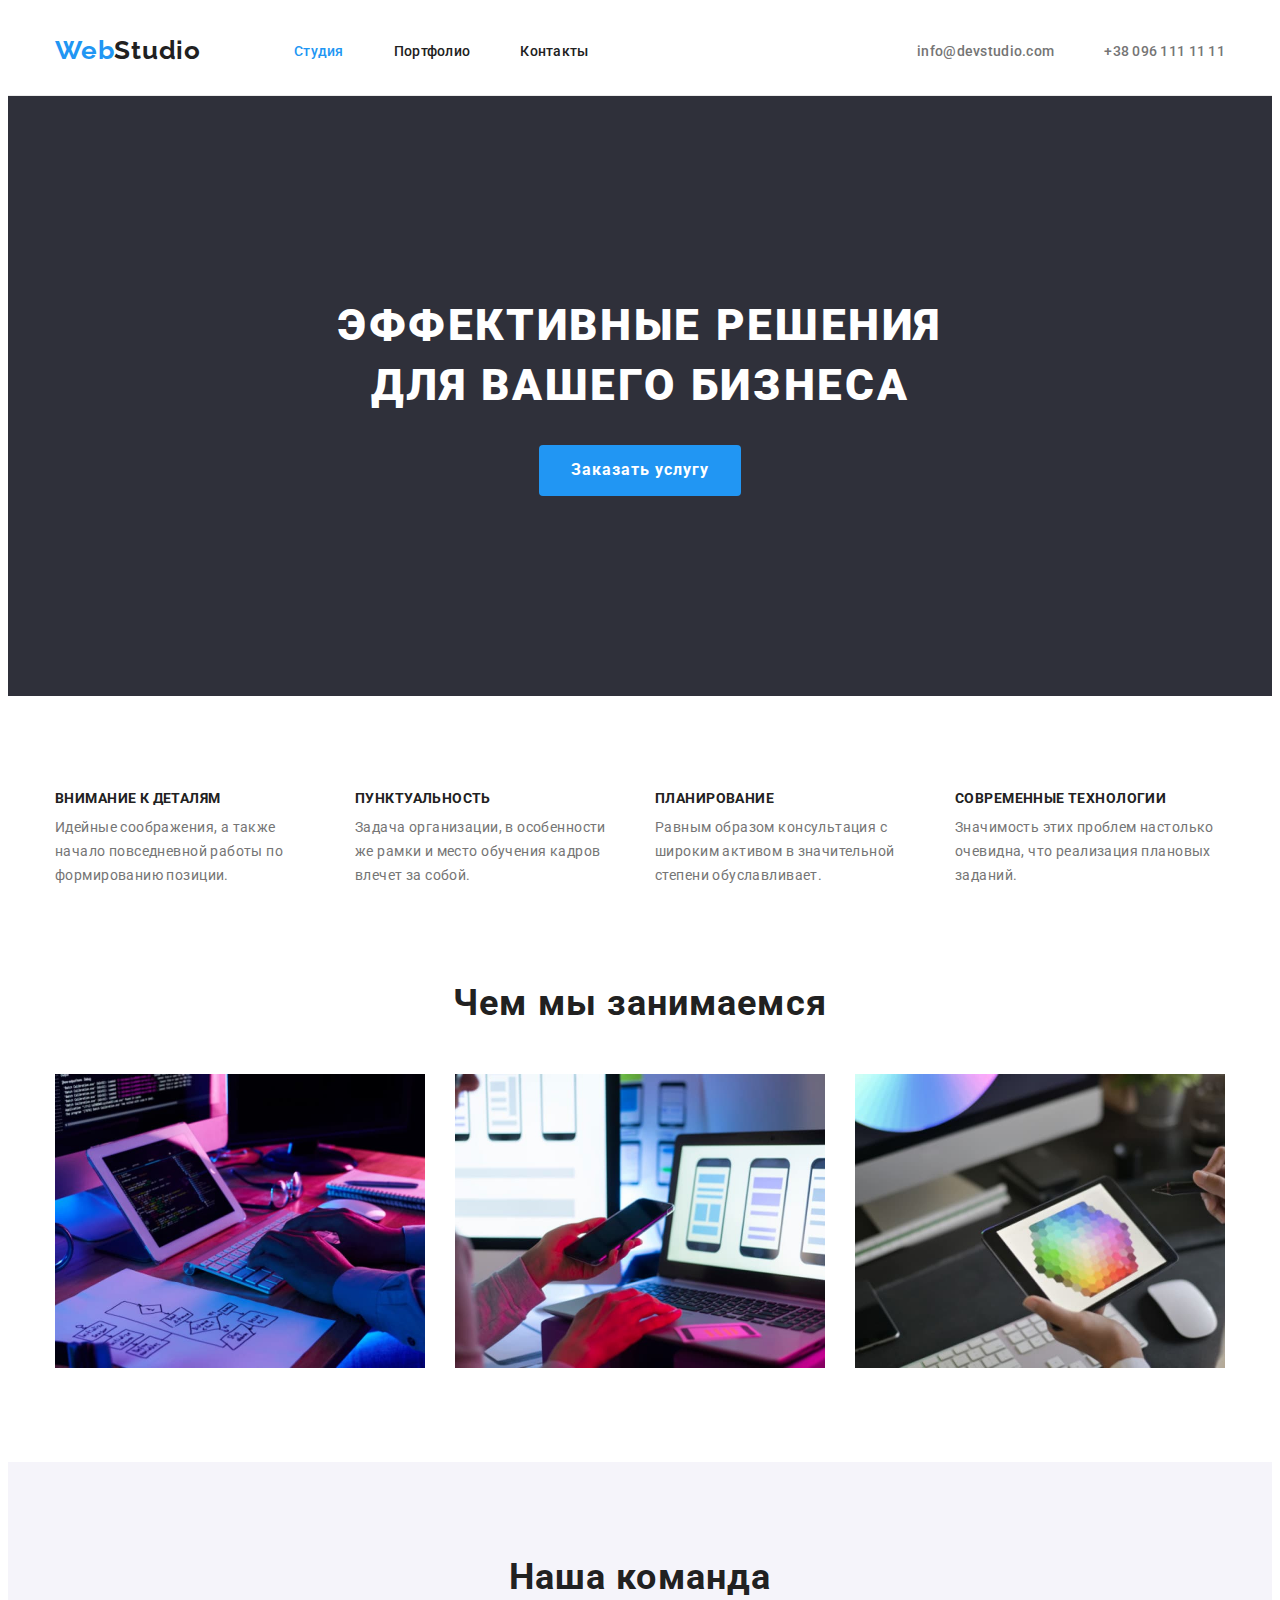
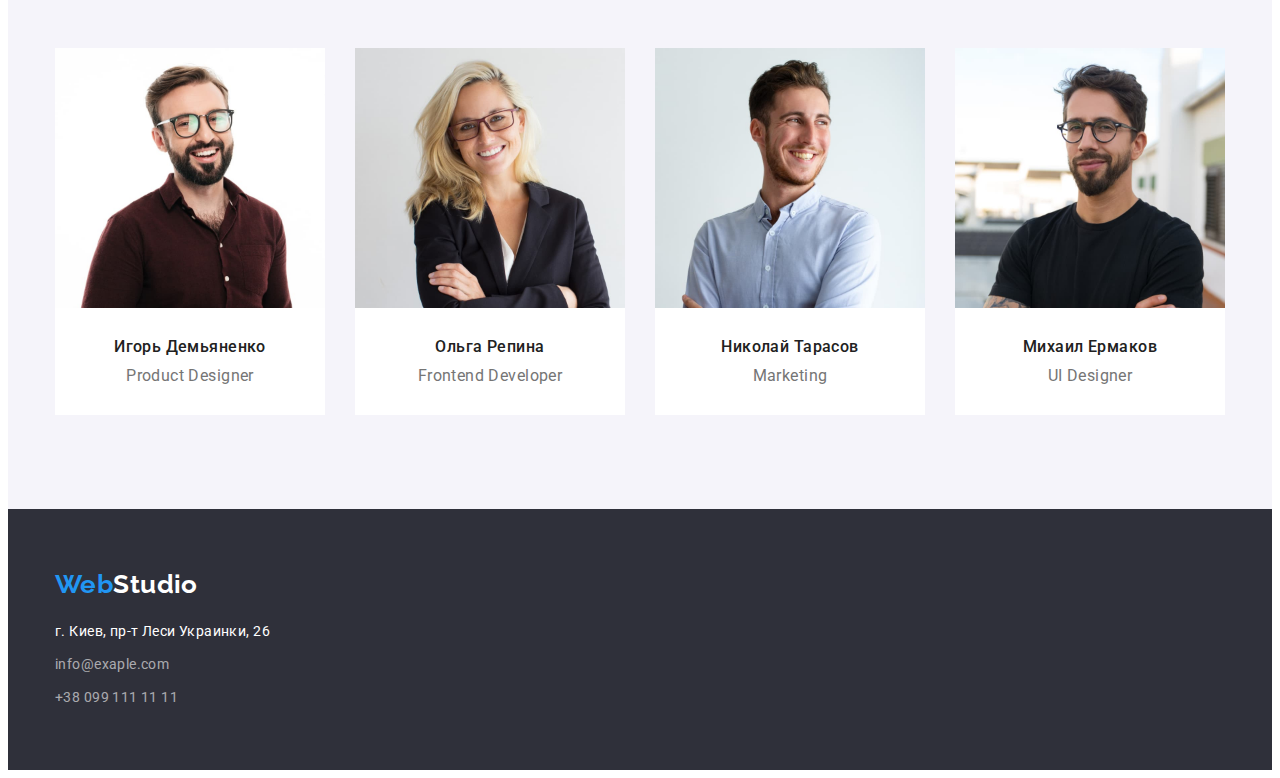
<file: index.html>
<!DOCTYPE html>
<html lang="ru">
  <head>
    <link
      rel="stylesheet"
      href="https://cdnjs.cloudflare.com/ajax/libs/modern-normalize/1.1.0/modern-normalize.min.css"
      integrity="sha512-wpPYUAdjBVSE4KJnH1VR1HeZfpl1ub8YT/NKx4PuQ5NmX2tKuGu6U/JRp5y+Y8XG2tV+wKQpNHVUX03MfMFn9Q=="
      crossorigin="anonymous"
      referrerpolicy="no-referrer"
    />
    <meta charset="UTF-8" />
    <meta http-equiv="X-UA-Compatible" content="IE=edge" />
    <meta name="viewport" content="width=device-width, initial-scale=1.0" />
    <title>Document</title>
    <link rel="preconnect" href="https://fonts.googleapis.com" />
    <link rel="preconnect" href="https://fonts.gstatic.com" crossorigin />
    <link
      href="https://fonts.googleapis.com/css2?family=Raleway:wght@700&family=Roboto:wght@400;500;700;900&display=swap"
      rel="stylesheet"
    />
    <link rel="stylesheet" href="./css/styles.css" />
  </head>
  <body>
    <header class="header">
      <div class="container header-container">
        <nav class="header-nav">
          <a lang="en" href="./index.html" class="header-logo">
            <span class="link-logo">Web</span>Studio</a
          >
          <ul class="link-list menu-list">
            <li class="link-item">
              <a class="link-current" href="">Студия</a>
            </li>
            <li class="link-item">
              <a class="link" href="./portfolio.html">Портфолио</a>
            </li>
            <li class="link-item">
              <a class="link" href="">Контакты</a>
            </li>
          </ul>
        </nav>
        <ul class="link-list">
          <li class="link-item">
            <a class="contact-link" href="mailto:info@devstudio.com"
              >info@devstudio.com</a
            >
          </li>
          <li class="link-item">
            <a class="contact-link" href="tel:+380961111111"
              >+38 096 111 11 11</a
            >
          </li>
        </ul>
      </div>
    </header>
    <main>
      <!-- Герой -->
      <section class="hero-background">
        <div class="container">
          <h1 class="hero-title">
            Эффективные решения <br />
            для вашего бизнеса
          </h1>
          <button type="button" class="button-hero">Заказать услугу</button>
        </div>
      </section>
      <!-- Преимущества -->

      <section class="about-team">
        <div class="container">
          <h2 class="visually-hidden">Преимущества</h2>
          <ul class="desc-list adv-flex">
            <li class="desc-item">
              <h3 class="section-title">Внимание к деталям</h3>
              <p>
                Идейные соображения, а также начало повседневной работы по
                формированию позиции.
              </p>
            </li>
            <li class="desc-item">
              <h3 class="section-title">Пунктуальность</h3>
              <p>
                Задача организации, в особенности же рамки и место обучения
                кадров влечет за собой.
              </p>
            </li>
            <li class="desc-item">
              <h3 class="section-title">Планирование</h3>
              <p>
                Равным образом консультация с широким активом в значительной
                степени обуславливает.
              </p>
            </li>
            <li class="desc-item">
              <h3 class="section-title">Современные технологии</h3>
              <p>
                Значимость этих проблем настолько очевидна, что реализация
                плановых заданий.
              </p>
            </li>
          </ul>
        </div>
      </section>
      <section class="photo-section">
        <div class="container">
          <h2 class="header-text">Чем мы занимаемся</h2>
          <ul class="photo-list photo-flex">
            <li class="img-item">
              <img src="./images/image1.jpg" alt="Клавиатура" width="370" />
            </li>
            <li class="img-item">
              <img src="./images/image2.jpg" alt="Смартфон" width="370" />
            </li>
            <li class="img-item">
              <img src="./images/image3.jpg" alt="Планшет" width="370" />
            </li>
          </ul>
        </div>
      </section>
      <section class="team-background">
        <div class="container">
          <h2 class="header-text team-item">Наша команда</h2>
          <ul class="photo-list team-list">
            <li class="team-info">
              <img
                src="./images/image4.jpg"
                alt="Игорь
              Демьяненко"
                width="270"
              />
              <div class="team-div">
                <h3 class="name-team">Игорь Демьяненко</h3>
                <p lang="en" class="position">Product Designer</p>
              </div>
            </li>
            <li class="team-info">
              <img src="./images/image5.jpg" alt="Ольга Репина" width="270" />
              <div class="team-div">
                <h3 class="name-team">Ольга Репина</h3>
                <p lang="en" class="position">Frontend Developer</p>
              </div>
            </li>
            <li class="team-info">
              <img
                src="./images/image6.jpg"
                alt="Николай
              Тарасов"
                width="270"
              />
              <div class="team-div">
                <h3 class="name-team">Николай Тарасов</h3>
                <p lang="en" class="position">Marketing</p>
              </div>
            </li>
            <li class="team-info">
              <img
                src="./images/image7.jpg"
                alt="Михаил
              Ермаков"
                width="270"
              />
              <div class="team-div">
                <h3 class="name-team">Михаил Ермаков</h3>
                <p lang="en" class="position">UI Designer</p>
              </div>
            </li>
          </ul>
        </div>
      </section>
    </main>
    <footer class="footer-link">
      <div class="footer-nav container">
        <a lang="en" href="./index.html" class="link-logo-footer">
          Web<span class="footer-logo">Studio</span></a
        >
        <address>
          <ul class="footer-list">
            <li class="address-footer">г. Киев, пр-т Леси Украинки, 26</li>
            <li class="mail-footer">
              <a class="contact-footer" href="mailto:info@exaple.com"
                >info@exaple.com</a
              >
            </li>
            <li>
              <a class="contact-footer" href="tel:+380991111111"
                >+38 099 111 11 11</a
              >
            </li>
          </ul>
        </address>
      </div>
    </footer>
  </body>
</html>
</file>
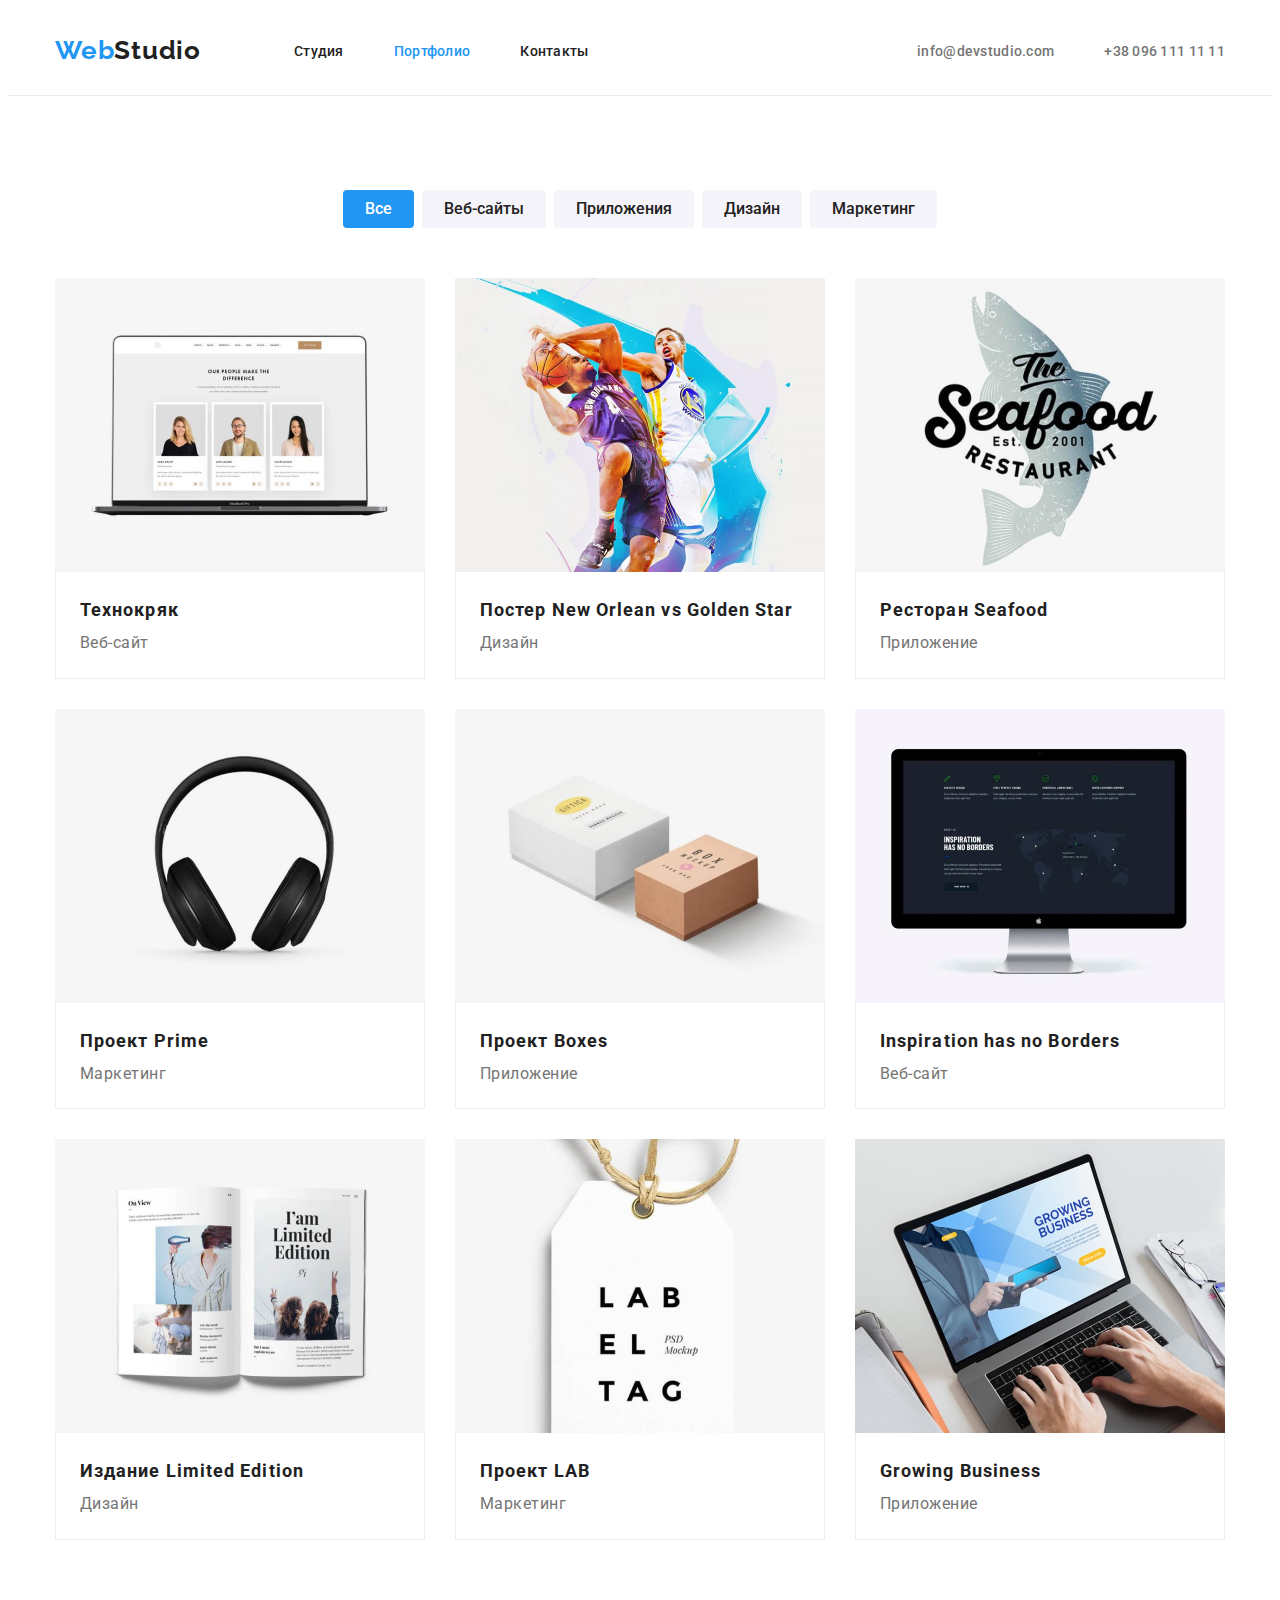
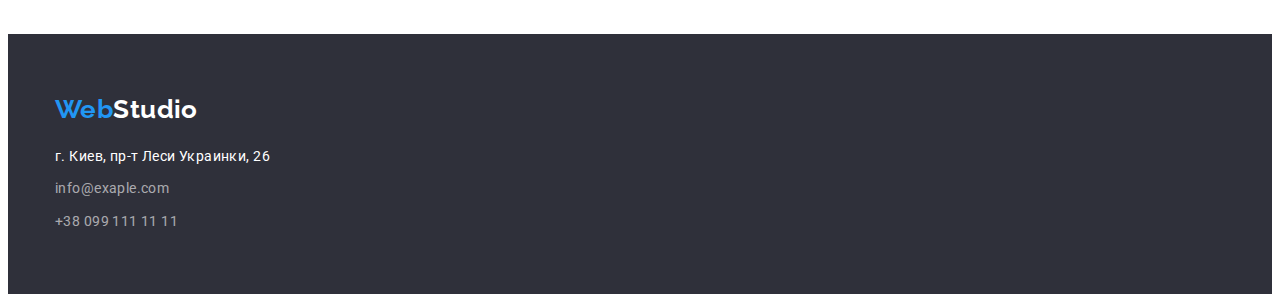
<file: portfolio.html>
<!DOCTYPE html>
<html lang="ru">
  <head>
    <link
      rel="stylesheet"
      href="https://cdnjs.cloudflare.com/ajax/libs/modern-normalize/1.1.0/modern-normalize.min.css"
      integrity="sha512-wpPYUAdjBVSE4KJnH1VR1HeZfpl1ub8YT/NKx4PuQ5NmX2tKuGu6U/JRp5y+Y8XG2tV+wKQpNHVUX03MfMFn9Q=="
      crossorigin="anonymous"
      referrerpolicy="no-referrer"
    />
    <meta charset="UTF-8" />
    <meta http-equiv="X-UA-Compatible" content="IE=edge" />
    <meta name="viewport" content="width=device-width, initial-scale=1.0" />
    <title>Document</title>
    <link rel="preconnect" href="https://fonts.googleapis.com" />
    <link rel="preconnect" href="https://fonts.gstatic.com" crossorigin />
    <link
      href="https://fonts.googleapis.com/css2?family=Raleway:wght@700&family=Roboto:wght@400;500;700;900&display=swap"
      rel="stylesheet"
    />
    <link rel="stylesheet" href="./css/styles.css" />
  </head>
  <body>
    <header class="header">
      <div class="container header-container">
        <nav class="header-nav">
          <a lang="en" href="./index.html" class="header-logo">
            <span class="link-logo">Web</span>Studio</a
          >
          <ul class="link-list menu-list">
            <li class="link-item">
              <a class="link" href="./index.html">Студия</a>
            </li>
            <li class="link-item">
              <a class="link-current" href="">Портфолио</a>
            </li>
            <li class="link-item">
              <a class="link" href="">Контакты</a>
            </li>
          </ul>
        </nav>
        <ul class="link-list">
          <li class="link-item">
            <a class="contact-link" href="mailto:info@devstudio.com"
              >info@devstudio.com</a
            >
          </li>
          <li class="link-item">
            <a class="contact-link" href="tel:+380961111111"
              >+38 096 111 11 11</a
            >
          </li>
        </ul>
      </div>
    </header>
    <main>
      <section class="team-works">
        <div class="container">
          <h1 class="visually-hidden">Наши работы</h1>
          <ul class="filter-list">
            <li class="filter-button">
              <button type="button" class="current-filter active-btn">
                Все
              </button>
            </li>
            <li class="filter-button">
              <button type="button" class="current-filter">Веб-сайты</button>
            </li>
            <li class="filter-button">
              <button type="button" class="current-filter">Приложения</button>
            </li>
            <li class="filter-button">
              <button type="button" class="current-filter">Дизайн</button>
            </li>
            <li class="filter-button">
              <button type="button" class="current-filter">Маркетинг</button>
            </li>
          </ul>
                <ul class="project-name-list">
            <li class="project-item">
              <img src="./images2/image.jpg" alt="Экран ноутбука" width="370" />
              <div class="text-project">
                <h2 class="project-name">Технокряк</h2>
                <p>Веб-сайт</p>
                          </li>

            <li class="project-item">
              <img
                src="./images2/image8.jpg"
                alt="Баскетболисты с мячом"
                width="370"
              />
              <div class="text-project">
                <h2 class="project-name">Постер New Orlean vs Golden Star</h2>
                <p>Дизайн</p>
              </div>
            </li>

            <li class="project-item">
              <img
                src="./images2/image9.jpg"
                alt="Лого ресторана Seafood"
                width="370"
              />
              <div class="text-project">
                <h2 class="project-name">Ресторан Seafood</h2>
                <p>Приложение</p>
              </div>
            </li>

            <li class="project-item">
              <img src="./images2/image10.jpg" alt="Наушники" width="370" />
              <div class="text-project">
                <h2 class="project-name">Проект Prime</h2>
                <p>Маркетинг</p>
              </div>
            </li>

            <li class="project-item">
              <img src="./images2/image11.jpg" alt="Две коробки" width="370" />
              <div class="text-project">
                <h2 class="project-name">Проект Boxes</h2>
                <p>Приложение</p>
              </div>
            </li>

            <li class="project-item">
              <img src="./images2/image12.jpg" alt="Монитор" width="370" />
              <div class="text-project">
                <h2 class="project-name">Inspiration has no Borders</h2>
                <p>Веб-сайт</p>
              </div>
            </li>

            <li class="project-item">
              <img
                src="./images2/image13.jpg"
                alt="Разворот журнала"
                width="370"
              />
              <div class="text-project">
                <h2 class="project-name">Издание Limited Edition</h2>
                <p>Дизайн</p>
              </div>
            </li>

            <li class="project-item">
              <img src="./images2/image14.jpg" alt="Бирка" width="370" />
              <div class="text-project">
                <h2 class="project-name">Проект LAB</h2>
                <p>Маркетинг</p>
              </div>
            </li>

            <li class="project-item">
              <img src="./images2/image15.jpg" alt="Ноутбук" width="370" />
              <div class="text-project">
                <h2 class="project-name">Growing Business</h2>
                <p>Приложение</p>
              </div>
            </li>
          </ul>
        </div>
      </section>
    </main>
    <footer class="footer-link">
      <div class="footer-nav container">
        <a lang="en" href="./index.html" class="link-logo-footer">
          Web<span class="footer-logo">Studio</span></a
        >
        <address>
          <ul class="footer-list">
            <li class="address-footer">г. Киев, пр-т Леси Украинки, 26</li>
            <li class="mail-footer">
              <a class="contact-footer" href="mailto:info@exaple.com"
                >info@exaple.com</a
              >
            </li>
            <li>
              <a class="contact-footer" href="tel:+380991111111"
                >+38 099 111 11 11</a
              >
            </li>
          </ul>
        </address>
      </div>
    </footer>
  </body>
</html>
</file>
<file: css/styles.css>
:root {
  --logo-accent-color: #2196f3;
  --primary-text-color: #757575;
  --title-text-color: #212121;
  --primary-white-color: #ffffff;
  --contact-footer: rgba(255, 255, 255, 0.6);
  --button-color: #f5f4fa;
  --footer-color: #2f303a;
  --footer-background-color: #2f303a;

  /* Переменные шрифтов */
  --main-font-size: 14px;
}

* {
  box-sizing: border-box;
}

/* сброс стилей */

p,
h1,
h2,
h3,
h4,
h5,
h6 {
  margin: 0;
}

ul {
  margin: 0;
  padding: 0;
  list-style: none;
}

button {
  cursor: pointer;
}

img {
  display: block;
  max-width: 100%;
  height: auto;
}

/* оформление Портфолио */

.container {
  width: 1200px;
  padding-right: 15px;
  padding-left: 15px;
  margin: 0 auto;
}

body {
  background-color: var(--primary-white-color);
  color: var(--primary-text-color);

  font-family: Roboto, sans-serif;
  font-size: var(--main-font-size);
}

/* хедер */

header {
  background-color: var(--primary-white-color);
  border-bottom: 1px solid #ececec;
}

.container {
  align-items: center;
  width: 1200px;
  padding-right: 15px;
  padding-left: 15px;
  margin: 0 auto;
}

.header-container {
  display: flex;
  align-items: center;
}

.header-nav {
  display: flex;
  align-items: center;
}

.header-logo {
  padding-top: 24px;
  padding-bottom: 25px;

  color: var(--title-text-color);
  text-decoration: none;
  font-family: Raleway, sans-serif;
  font-size: 26px;
  font-weight: 700;
  line-height: 1.38;
  letter-spacing: 0.03em;
}
.link-logo {
  color: var(--logo-accent-color);
  text-decoration: none;
  font-family: Raleway, sans-serif;
  font-size: 26px;
  font-weight: 700;
  letter-spacing: 0.03em;
}

.link-list {
  display: flex;
  margin-left: auto;

  list-style: none;
  font-size: var(--main-font-size);
  font-weight: 500;
  line-height: 1.63;
  letter-spacing: 0.02em;
}

.menu-list {
  display: flex;
  margin-left: 93px;
}
.link-item {
  text-decoration: none;
}

.link-item + .link-item {
  margin-left: 50px;
}

.link {
  display: block;
  padding-top: 32px;
  padding-bottom: 32px;
  color: var(--title-text-color);
  text-decoration: none;
}

.link:hover,
.link:focus,
.contact-link:hover,
.contact-link:focus,
.contact-footer:hover,
.contact-footer:focus {
  color: var(--logo-accent-color);
}

.link-current {
  display: block;
  padding-top: 32px;
  padding-bottom: 32px;

  color: var(--logo-accent-color);
  text-decoration: none;
  text-decoration: none;
}

.contact-link {
  display: block;
  padding-top: 32px;
  padding-bottom: 32px;

  color: var(--primary-text-color);
  text-decoration: none;
}

/* Фильтр */

.team-works {
  padding-top: 94px;
  padding-bottom: 94px;
}

.current-filter {
  padding: 6px 22px;
  color: var(--title-text-color);
  background-color: var(--button-color);
  text-align: center;
  font-family: inherit;
  font-weight: 500;
  font-size: 16px;
  line-height: 1.63;
  border: none;
  border-radius: 4px;
}

.active-btn,
.current-filter:hover,
.current-filter:focus {
  color: var(--primary-white-color);
  background-color: var(--logo-accent-color);
}

.filter-button + .filter-button {
  margin-left: 8px;
}

.filter-list {
  display: flex;
  flex-direction: row;
  margin-bottom: 50px;
  justify-content: center;

  list-style: none;
  letter-spacing: 0.03em;
}

.visually-hidden {
  position: absolute;
  width: 1px;
  height: 1px;
  margin: -1px;
  border: 0;
  padding: 0;

  white-space: nowrap;
  clip-path: inset(100%);
  clip: rect(0 0 0 0);
  overflow: hidden;
}

/* Список работ */

.project-name-list {
  display: flex;
  flex-wrap: wrap;
  margin-top: -30px;
  margin-left: -30px;
}

.team-works {
  padding-top: 94px;
  padding-bottom: 94px;
  margin-left: auto;
  margin-right: auto;
}

.project-name-list > .project-item {
  flex-basis: calc(100% / 3 - 30px);
  margin-left: 30px;
  margin-top: 30px;
}

.project-name-list {
  list-style: none;
  font-size: 16px;
  line-height: 1.86;
  letter-spacing: 0.03em;
}

.text-project {
  padding: 20px 24px;
  border-width: 1px;
  border-color: rgba(238, 238, 238, 1);
  border-style: solid;
  border-top: 0;
}

.project-name {
  color: var(--title-text-color);
  font-size: 18px;
  font-weight: 700;
  line-height: 2;
  letter-spacing: 0.06em;
}

/* Футер */

.footer-nav {
  text-align: left;
}

.footer-link {
  padding-top: 60px;
  padding-bottom: 60px;
  background-color: var(--footer-background-color);
  text-decoration: none;
  letter-spacing: 0.03em;
}

.address-footer {
  color: var(--primary-white-color);
  text-decoration: none;
  font-style: normal;
}
.contact-footer {
  color: var(--contact-footer);
  text-decoration: none;
  font-style: normal;
}

.footer-logo {
  color: var(--primary-white-color);
  text-decoration: none;
  font-family: Raleway, sans-serif;
  font-size: 26px;
  font-weight: 700;
  line-height: 1.17;
}
.link-logo-footer {
  margin-bottom: 20px;
  display: block;

  color: var(--logo-accent-color);
  text-decoration: none;
  font-family: Raleway, sans-serif;
  font-size: 26px;
  font-weight: 700;
  line-height: 1.17;
}
.footer-list {
  list-style: none;
  line-height: 1.71;
  letter-spacing: 0.03em;
}

.address-footer {
  margin-bottom: 9px;
}

.mail-footer {
  margin-bottom: 9px;
}

/* оформление index.html */

/* Герой */

.hero-title {
  margin-bottom: 30px;

  color: var(--primary-white-color);
  font-weight: 900;
  font-size: 44px;
  line-height: 1.36;
  text-align: center;
  text-transform: uppercase;
  letter-spacing: 0.06em;
}

.hero-background {
  padding-top: 200px;
  padding-bottom: 200px;

  background-color: var(--footer-background-color);
  text-align: center;
}

/* Кнопка Заказать услугу */
.button-hero {
  padding: 10px 32px;

  color: var(--primary-white-color);
  background-color: var(--logo-accent-color);
  font-family: inherit;
  font-size: 16px;
  line-height: 1.88;
  text-align: center;
  letter-spacing: 0.06em;
  font-weight: 700;
  cursor: pointer;
  border: none;
  border-radius: 4px;
}

/* Преимущества */

.about-team {
  padding-top: 94px;
  padding-bottom: 94px;
}

.section-title {
  color: var(--title-text-color);
  font-weight: 700;
  line-height: 1.17;
  font-size: var(--main-font-size);
  text-transform: uppercase;
}

.adv-flex {
  display: flex;
  flex-direction: row;
}

.desc-list {
  font-size: 14px;
  line-height: 1.71;
  list-style: none;
  letter-spacing: 0.03em;
}

.desc-item {
  width: 270px;
}

.section-title {
  margin-bottom: 10px;
}

.desc-item + .desc-item {
  margin-left: 30px;
}

/* Чем мы занимаемся */

.photo-section {
  margin-bottom: 94px;
}

.photo-flex {
  display: flex;
}

.img-item + .img-item {
  margin-left: 30px;
}

.header-text {
  padding-bottom: 50px;

  color: var(--title-text-color);
  font-weight: 700;
  font-size: 36px;
  line-height: 1.17;
  text-align: center;
  letter-spacing: 0.03em;
}

/* Наша команда */

.team-list {
  display: flex;
}

.team-div {
  padding-top: 30px;
  padding-bottom: 30px;
  text-align: center;
}

.team-info {
  background-color: white;
}

.team-info + .team-info {
  margin-left: 30px;
}

.name-team {
  margin-bottom: 10px;

  color: var(--title-text-color);
  font-weight: 500;
  font-size: 16px;
  line-height: 1.17;
}

.team-background {
  background-color: var(--button-color);
  letter-spacing: 0.03em;
  padding-bottom: 94px;
  padding-top: 94px;
}

.position {
  font-size: 16px;
  line-height: 1.17;
}
</file>
